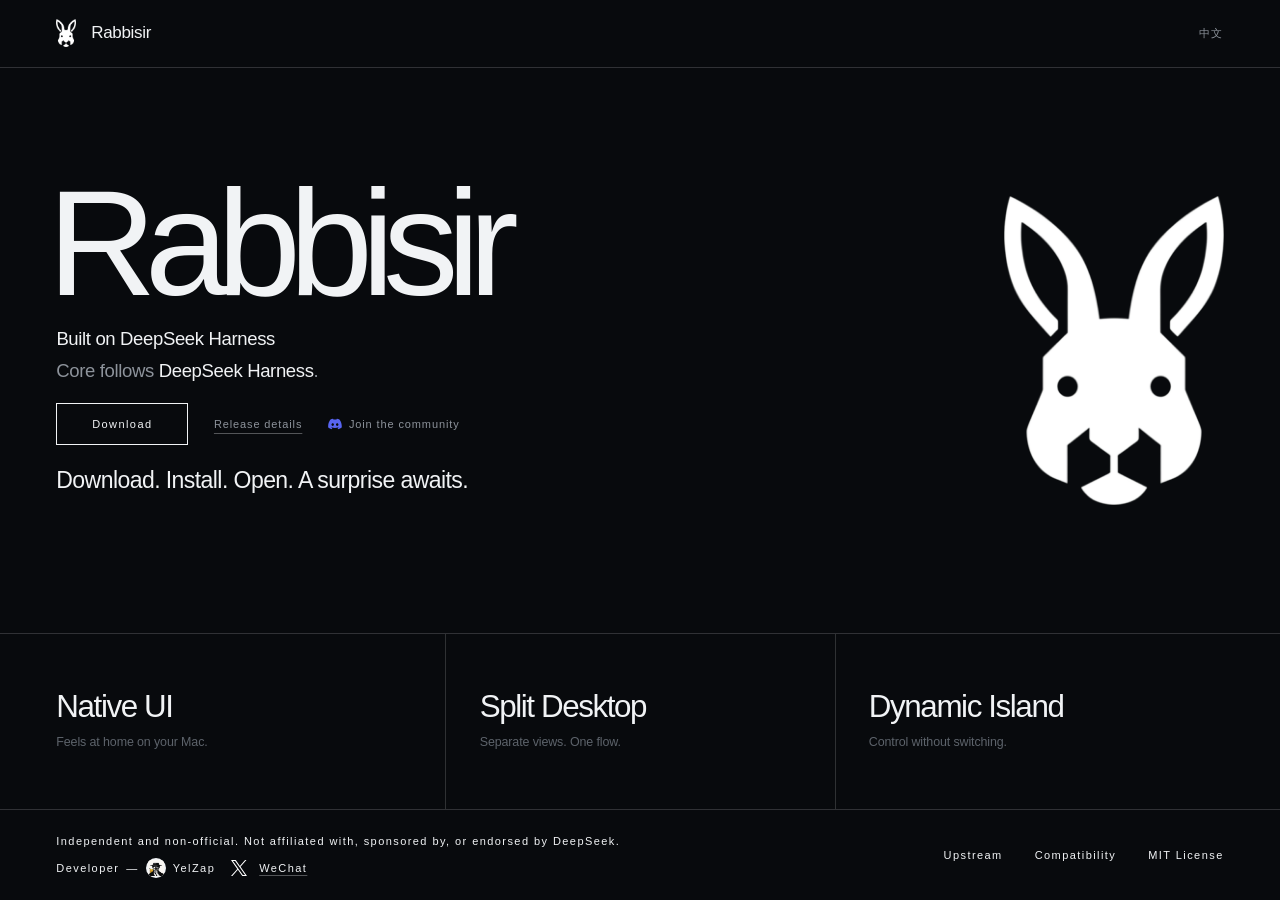
<file: site/index.html>
<!doctype html>
<html lang="en">
  <head>
    <meta charset="utf-8">
    <meta name="viewport" content="width=device-width, initial-scale=1">
    <meta name="color-scheme" content="dark">
    <meta name="theme-color" content="#080a0d">
    <meta name="description" content="Rabbisir is an independent macOS experience built on DeepSeek Harness.">
    <title>Rabbisir — macOS</title>
    <link rel="icon" href="assets/rabbisir/rabbisir-mark-dark.png">
    <link rel="stylesheet" href="styles.css">
    <script src="site.js?v=20260815-wechat2" defer></script>
  </head>
  <body>
    <header class="site-header">
      <div class="content-frame header-frame">
        <a class="brand" href="#top" aria-label="Rabbisir home">
          <img src="assets/rabbisir/rabbisir-mark-dark.png" alt="" width="20" height="28">
          <span>Rabbisir</span>
        </a>
        <button class="language-switch" type="button" aria-label="Switch to Chinese">中文</button>
      </div>
    </header>

    <main id="top">
      <section class="hero" aria-labelledby="hero-title">
        <div class="content-frame hero-frame">
          <div class="hero-copy">
            <h1 id="hero-title">Rabbisir</h1>
            <p class="provenance"><a class="harness-link" href="https://github.com/deepseek-ai/deepseek-harness" data-en="Built on DeepSeek Harness" data-zh="基于 DeepSeek Harness 构建">Built on DeepSeek Harness</a></p>
            <p class="logic-note"><span data-en="Core follows" data-zh="核心持续跟随">Core follows</span> <a class="harness-link" href="https://github.com/deepseek-ai/deepseek-harness">DeepSeek Harness</a><span data-en="." data-zh="。">.</span></p>
            <div class="download-group">
              <div class="download-actions">
                <a class="download-button" href="https://github.com/readysteadyscience/Rabbisir-Releases/releases/latest/download/Rabbisir.dmg" aria-label="Download the latest Rabbisir DMG" data-aria-en="Download the latest Rabbisir DMG" data-aria-zh="下载最新版 Rabbisir DMG"><span data-en="Download" data-zh="下载">Download</span></a>
                <a class="download-details-link" href="download.html" data-en="Release details" data-zh="版本详情">Release details</a>
                <a class="community-link" href="https://discord.gg/gT4TUHGkQm" target="_blank" rel="noopener noreferrer" aria-label="Join the Rabbisir community on Discord (opens in a new tab)" data-aria-en="Join the Rabbisir community on Discord (opens in a new tab)" data-aria-zh="加入 Rabbisir Discord 社区（在新标签页中打开）">
                  <img src="assets/rabbisir/discord-symbol-blurple.svg" alt="" width="14" height="14">
                  <span data-en="Join the community" data-zh="加入社区">Join the community</span>
                </a>
              </div>
              <p class="download-promise" data-en="Download. Install. Open. A surprise awaits." data-zh="下载。安装。打开。惊喜等着你。">Download. Install. Open. A surprise awaits.</p>
            </div>
          </div>

          <div class="hero-mark" aria-hidden="true">
            <img class="mark-rabbisir" src="assets/rabbisir/rabbisir-mark-dark.png" alt="" width="228" height="320">
          </div>
        </div>
      </section>

      <section class="signals" aria-label="Capabilities" data-aria-en="Capabilities" data-aria-zh="产品特性">
        <div class="content-frame signals-frame">
          <div class="signal-list">
            <div class="signal">
              <p class="signal-title" data-en="Native UI" data-zh="原生界面">Native UI</p>
              <p class="signal-copy" data-en="Feels at home on your Mac." data-zh="在 Mac 上自然顺手。">Feels at home on your Mac.</p>
            </div>
            <div class="signal">
              <p class="signal-title" data-en="Split Desktop" data-zh="分体式桌面">Split Desktop</p>
              <p class="signal-copy" data-en="Separate views. One flow." data-zh="分区协同，流程不断。">Separate views. One flow.</p>
            </div>
            <div class="signal">
              <p class="signal-title" data-en="Dynamic Island" data-zh="灵动岛">Dynamic Island</p>
              <p class="signal-copy" data-en="Control without switching." data-zh="无需切换，随手控制。">Control without switching.</p>
            </div>
          </div>
        </div>
      </section>
    </main>

    <footer>
      <div class="content-frame footer-frame">
        <div class="footer-meta">
          <p data-en="Independent and non-official. Not affiliated with, sponsored by, or endorsed by DeepSeek." data-zh="独立、非官方，与 DeepSeek 不存在隶属、赞助或背书关系。">Independent and non-official. Not affiliated with, sponsored by, or endorsed by DeepSeek.</p>
          <p class="author-line"><span data-en="Developer" data-zh="开发者">Developer</span><span aria-hidden="true">—</span><span class="author-avatar"><img src="assets/rabbisir/yelzap-avatar.png" alt="" width="18" height="18"></span><span>YelZap</span><a class="x-profile-link" href="https://x.com/YelZap1987" target="_blank" rel="noopener noreferrer" aria-label="YelZap on X (opens in a new tab)" data-aria-en="YelZap on X (opens in a new tab)" data-aria-zh="在 X 上查看 YelZap（在新标签页中打开）"><img src="assets/rabbisir/x-logo-white-v1.svg" alt="" width="16" height="16"></a><button class="wechat-profile-button" type="button" aria-label="Show YelZap's WeChat QR code" aria-haspopup="dialog" aria-controls="wechat-qr-dialog" data-aria-en="Show YelZap's WeChat QR code" data-aria-zh="显示 YelZap 的微信二维码"><span class="wechat-profile-label" data-en="WeChat" data-zh="微信">WeChat</span></button></p>
        </div>
        <nav aria-label="Project references" data-aria-en="Project references" data-aria-zh="项目参考">
          <a class="upstream-link" href="https://github.com/deepseek-ai/deepseek-harness" aria-label="Official DeepSeek Harness upstream repository" data-aria-en="Official DeepSeek Harness upstream repository" data-aria-zh="DeepSeek Harness 官方上游仓库">
            <span data-en="Upstream" data-zh="上游">Upstream</span>
          </a>
          <a href="UPSTREAM.md" data-en="Compatibility" data-zh="兼容性">Compatibility</a>
          <a href="LICENSE" data-en="MIT License" data-zh="MIT 许可">MIT License</a>
        </nav>
      </div>
    </footer>

    <dialog class="wechat-dialog" id="wechat-qr-dialog" aria-label="Add YelZap on WeChat" data-aria-en="Add YelZap on WeChat" data-aria-zh="在微信添加 YelZap">
      <div class="wechat-dialog-panel">
        <button class="wechat-dialog-close" type="button" aria-label="Close WeChat QR code" data-aria-en="Close WeChat QR code" data-aria-zh="关闭微信二维码">×</button>
        <img src="assets/rabbisir/yelzap-wechat-qr-v1.png" alt="YelZap WeChat QR code" width="922" height="1361">
      </div>
    </dialog>
  </body>
</html>
</file>
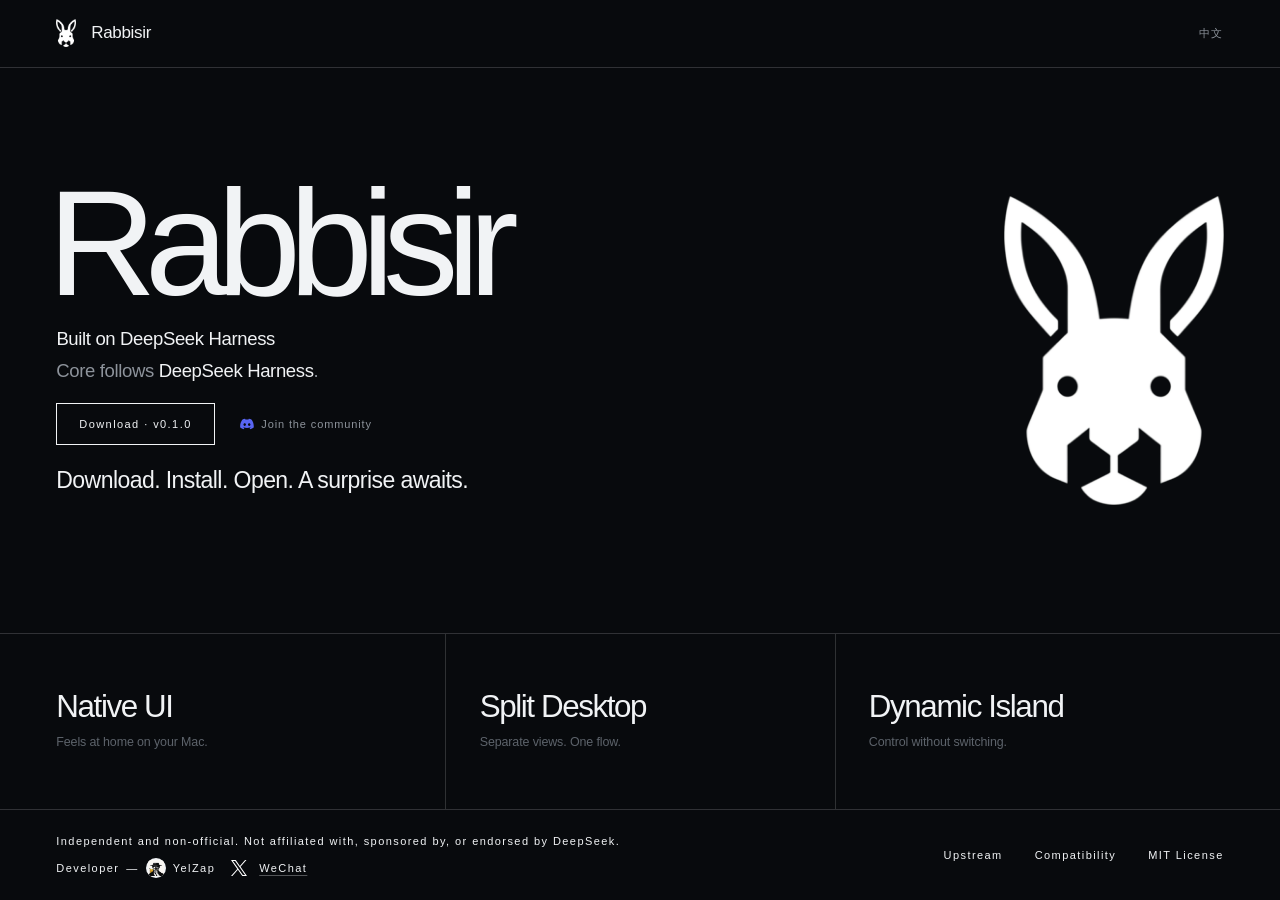
<file: site/rabbisir-site/index.html>
<!doctype html>
<html lang="en">
  <head>
    <meta charset="utf-8">
    <meta name="viewport" content="width=device-width, initial-scale=1">
    <meta name="color-scheme" content="dark">
    <meta name="theme-color" content="#080a0d">
    <meta name="description" content="Rabbisir is an independent macOS experience built on DeepSeek Harness.">
    <title>Rabbisir — macOS</title>
    <link rel="icon" href="../assets/rabbisir/rabbisir-mark-dark.png">
    <link rel="stylesheet" href="styles.css">
    <script src="site.js?v=20260815-wechat2" defer></script>
  </head>
  <body>
    <header class="site-header">
      <div class="content-frame header-frame">
        <a class="brand" href="#top" aria-label="Rabbisir home">
          <img src="../assets/rabbisir/rabbisir-mark-dark.png" alt="" width="20" height="28">
          <span>Rabbisir</span>
        </a>
        <button class="language-switch" type="button" aria-label="Switch to Chinese">中文</button>
      </div>
    </header>

    <main id="top">
      <section class="hero" aria-labelledby="hero-title">
        <div class="content-frame hero-frame">
          <div class="hero-copy">
            <h1 id="hero-title">Rabbisir</h1>
            <p class="provenance"><a class="harness-link" href="https://github.com/deepseek-ai/deepseek-harness" data-en="Built on DeepSeek Harness" data-zh="基于 DeepSeek Harness 构建">Built on DeepSeek Harness</a></p>
            <p class="logic-note"><span data-en="Core follows" data-zh="核心持续跟随">Core follows</span> <a class="harness-link" href="https://github.com/deepseek-ai/deepseek-harness">DeepSeek Harness</a><span data-en="." data-zh="。">.</span></p>
            <div class="download-group">
              <div class="download-actions">
                <a class="download-button" href="../DOWNLOADS.md" aria-label="Download · v0.1.0" data-aria-en="Download · v0.1.0" data-aria-zh="下载 · v0.1.0"><span data-en="Download · v0.1.0" data-zh="下载 · v0.1.0">Download · v0.1.0</span></a>
                <a class="community-link" href="https://discord.gg/gT4TUHGkQm" target="_blank" rel="noopener noreferrer" aria-label="Join the Rabbisir community on Discord (opens in a new tab)" data-aria-en="Join the Rabbisir community on Discord (opens in a new tab)" data-aria-zh="加入 Rabbisir Discord 社区（在新标签页中打开）">
                  <img src="../assets/rabbisir/discord-symbol-blurple.svg" alt="" width="14" height="14">
                  <span data-en="Join the community" data-zh="加入社区">Join the community</span>
                </a>
              </div>
              <p class="download-promise" data-en="Download. Install. Open. A surprise awaits." data-zh="下载。安装。打开。惊喜等着你。">Download. Install. Open. A surprise awaits.</p>
            </div>
          </div>

          <div class="hero-mark" aria-hidden="true">
            <img class="mark-rabbisir" src="../assets/rabbisir/rabbisir-mark-dark.png" alt="" width="228" height="320">
          </div>
        </div>
      </section>

      <section class="signals" aria-label="Capabilities" data-aria-en="Capabilities" data-aria-zh="产品特性">
        <div class="content-frame signals-frame">
          <div class="signal-list">
            <div class="signal">
              <p class="signal-title" data-en="Native UI" data-zh="原生界面">Native UI</p>
              <p class="signal-copy" data-en="Feels at home on your Mac." data-zh="在 Mac 上自然顺手。">Feels at home on your Mac.</p>
            </div>
            <div class="signal">
              <p class="signal-title" data-en="Split Desktop" data-zh="分体式桌面">Split Desktop</p>
              <p class="signal-copy" data-en="Separate views. One flow." data-zh="分区协同，流程不断。">Separate views. One flow.</p>
            </div>
            <div class="signal">
              <p class="signal-title" data-en="Dynamic Island" data-zh="灵动岛">Dynamic Island</p>
              <p class="signal-copy" data-en="Control without switching." data-zh="无需切换，随手控制。">Control without switching.</p>
            </div>
          </div>
        </div>
      </section>
    </main>

    <footer>
      <div class="content-frame footer-frame">
        <div class="footer-meta">
          <p data-en="Independent and non-official. Not affiliated with, sponsored by, or endorsed by DeepSeek." data-zh="独立、非官方，与 DeepSeek 不存在隶属、赞助或背书关系。">Independent and non-official. Not affiliated with, sponsored by, or endorsed by DeepSeek.</p>
          <p class="author-line"><span data-en="Developer" data-zh="开发者">Developer</span><span aria-hidden="true">—</span><span class="author-avatar"><img src="../assets/rabbisir/yelzap-avatar.png" alt="" width="18" height="18"></span><span>YelZap</span><a class="x-profile-link" href="https://x.com/YelZap1987" target="_blank" rel="noopener noreferrer" aria-label="YelZap on X (opens in a new tab)" data-aria-en="YelZap on X (opens in a new tab)" data-aria-zh="在 X 上查看 YelZap（在新标签页中打开）"><img src="../assets/rabbisir/x-logo-white-v1.svg" alt="" width="16" height="16"></a><button class="wechat-profile-button" type="button" aria-label="Show YelZap's WeChat QR code" aria-haspopup="dialog" aria-controls="wechat-qr-dialog" data-aria-en="Show YelZap's WeChat QR code" data-aria-zh="显示 YelZap 的微信二维码"><span class="wechat-profile-label" data-en="WeChat" data-zh="微信">WeChat</span></button></p>
        </div>
        <nav aria-label="Project references" data-aria-en="Project references" data-aria-zh="项目参考">
          <a class="upstream-link" href="https://github.com/deepseek-ai/deepseek-harness" aria-label="Official DeepSeek Harness upstream repository" data-aria-en="Official DeepSeek Harness upstream repository" data-aria-zh="DeepSeek Harness 官方上游仓库">
            <span data-en="Upstream" data-zh="上游">Upstream</span>
          </a>
          <a href="../UPSTREAM.md" data-en="Compatibility" data-zh="兼容性">Compatibility</a>
          <a href="../LICENSE" data-en="MIT License" data-zh="MIT 许可">MIT License</a>
        </nav>
      </div>
    </footer>

    <dialog class="wechat-dialog" id="wechat-qr-dialog" aria-label="Add YelZap on WeChat" data-aria-en="Add YelZap on WeChat" data-aria-zh="在微信添加 YelZap">
      <div class="wechat-dialog-panel">
        <button class="wechat-dialog-close" type="button" aria-label="Close WeChat QR code" data-aria-en="Close WeChat QR code" data-aria-zh="关闭微信二维码">×</button>
        <img src="../assets/rabbisir/yelzap-wechat-qr-v1.png" alt="YelZap WeChat QR code" width="922" height="1361">
      </div>
    </dialog>
  </body>
</html>
</file>
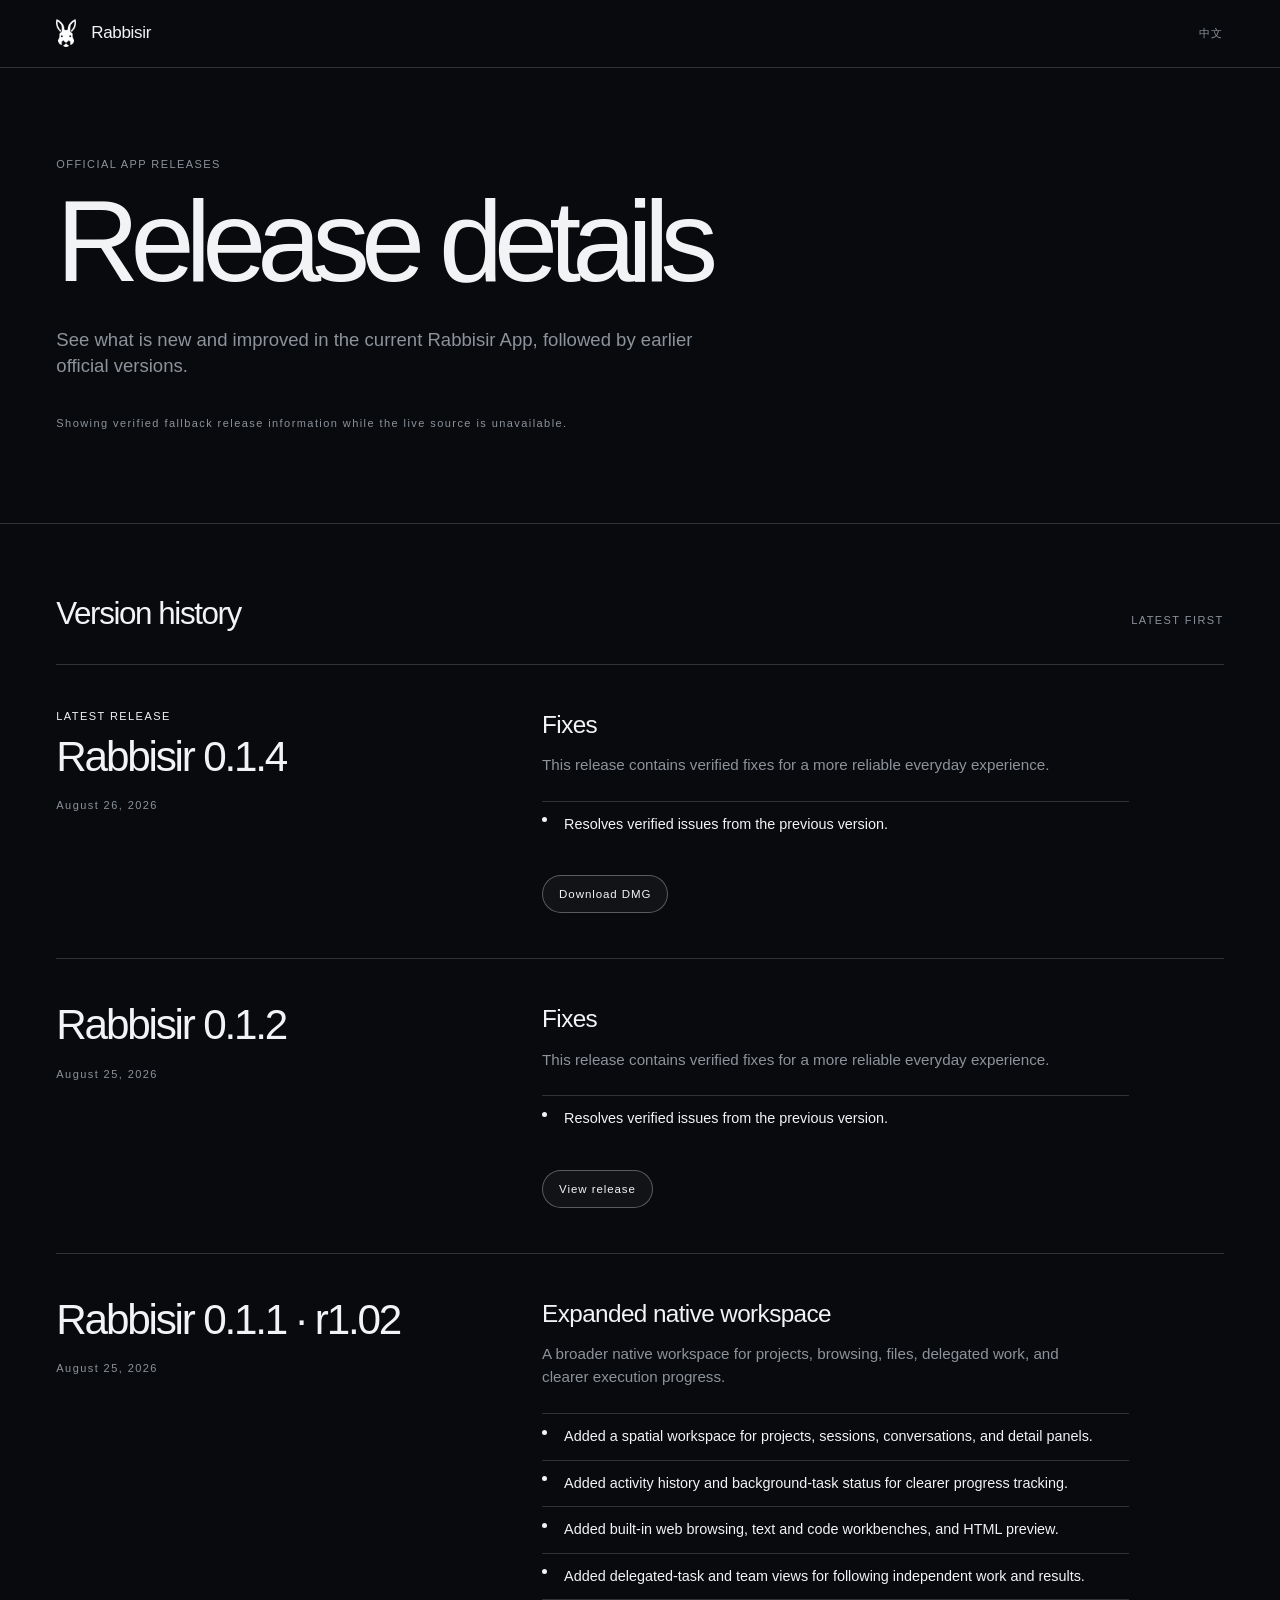
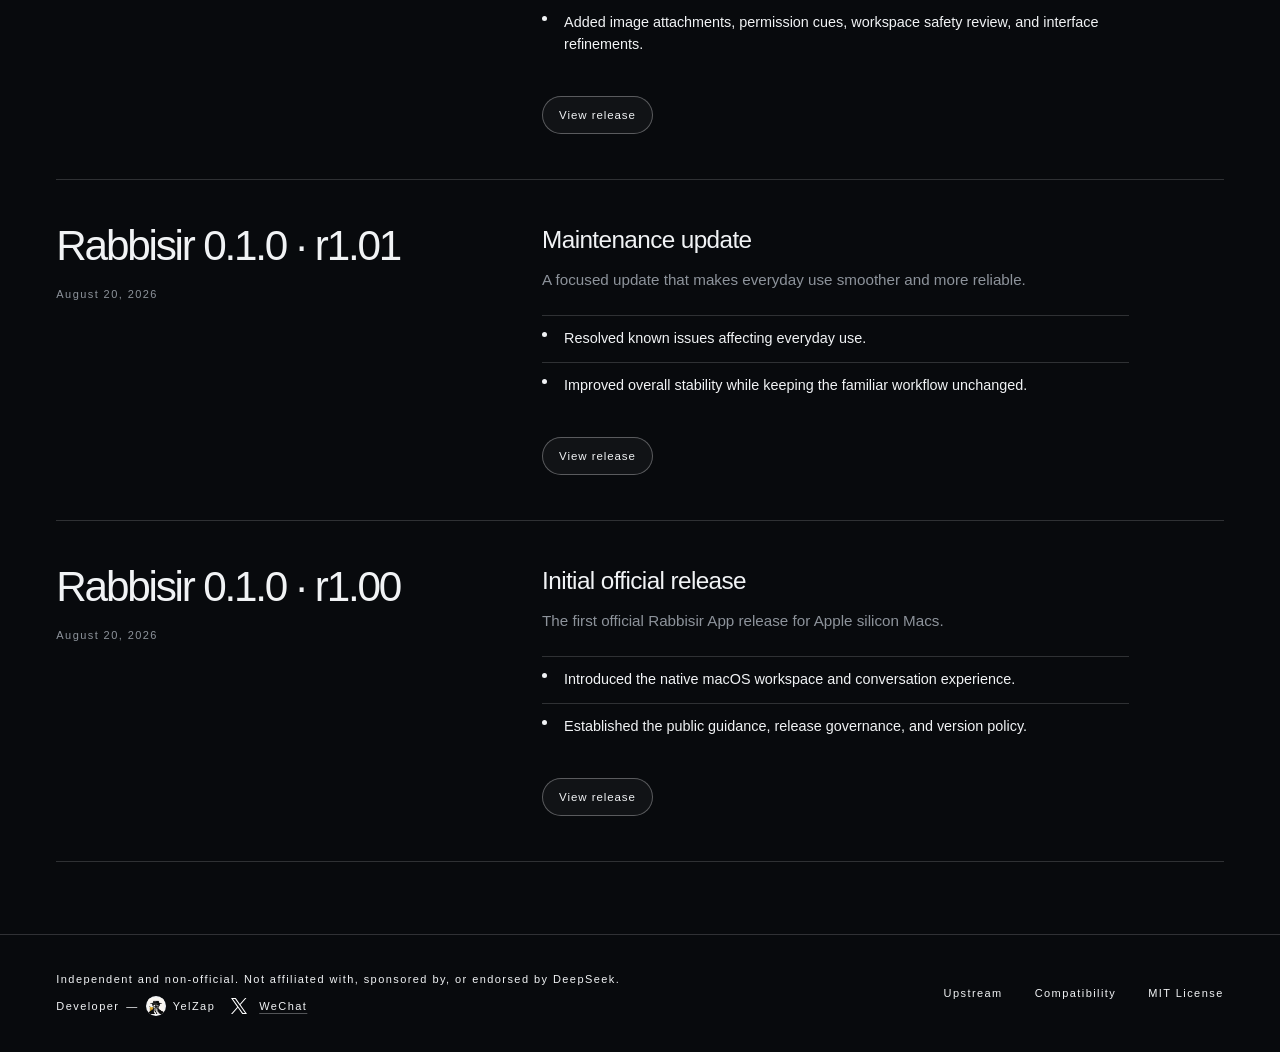
<file: site/download.html>
<!doctype html>
<html lang="en">
  <head>
    <meta charset="utf-8">
    <meta name="viewport" content="width=device-width, initial-scale=1">
    <meta name="color-scheme" content="dark">
    <meta name="theme-color" content="#080a0d">
    <meta name="description" content="Current and previous official Rabbisir App releases.">
    <title>Rabbisir Release Details</title>
    <link rel="canonical" href="https://readysteadyscience.github.io/Rabbisir/download.html">
    <link rel="icon" href="assets/rabbisir/rabbisir-mark-dark.png">
    <link rel="stylesheet" href="styles.css">
    <script src="site.js?v=20260815-wechat2" defer></script>
    <script type="module" src="release-details.mjs"></script>
  </head>
  <body class="release-page">
    <header class="site-header">
      <div class="content-frame header-frame">
        <a class="brand" href="index.html" aria-label="Rabbisir home">
          <img src="assets/rabbisir/rabbisir-mark-dark.png" alt="" width="20" height="28">
          <span>Rabbisir</span>
        </a>
        <button class="language-switch" type="button" aria-label="Switch to Chinese">中文</button>
      </div>
    </header>

    <main class="release-main">
      <section class="release-intro" aria-labelledby="release-title">
        <div class="content-frame release-intro-frame">
          <p class="release-kicker" data-en="Official App releases" data-zh="正式 App 版本">Official App releases</p>
          <h1 class="release-title" id="release-title" data-en="Release details" data-zh="版本迭代">Release details</h1>
          <p class="release-summary" data-en="See what is new and improved in the current Rabbisir App, followed by earlier official versions." data-zh="了解当前 Rabbisir App 的新增功能与关键改进，并回顾此前的正式版本。">See what is new and improved in the current Rabbisir App, followed by earlier official versions.</p>
          <p class="release-feed-status" id="release-feed-status" role="status" aria-live="polite" data-en="Loading official release information…" data-zh="正在载入正式版本信息…">Loading official release information…</p>
        </div>
      </section>

      <section class="release-history" aria-labelledby="release-history-title">
        <div class="content-frame release-history-frame">
          <div class="release-history-heading">
            <h2 id="release-history-title" data-en="Version history" data-zh="版本记录">Version history</h2>
            <p data-en="Latest first" data-zh="最新版本置顶">Latest first</p>
          </div>
          <div class="release-list" id="release-list" aria-busy="true">
            <article class="release-empty">
              <p data-en="Release information will appear here when loading completes." data-zh="载入完成后，正式版本信息会显示在这里。">Release information will appear here when loading completes.</p>
            </article>
          </div>
        </div>
      </section>
    </main>

    <footer>
      <div class="content-frame footer-frame">
        <div class="footer-meta">
          <p data-en="Independent and non-official. Not affiliated with, sponsored by, or endorsed by DeepSeek." data-zh="独立、非官方，与 DeepSeek 不存在隶属、赞助或背书关系。">Independent and non-official. Not affiliated with, sponsored by, or endorsed by DeepSeek.</p>
          <p class="author-line"><span data-en="Developer" data-zh="开发者">Developer</span><span aria-hidden="true">—</span><span class="author-avatar"><img src="assets/rabbisir/yelzap-avatar.png" alt="" width="18" height="18"></span><span>YelZap</span><a class="x-profile-link" href="https://x.com/YelZap1987" target="_blank" rel="noopener noreferrer" aria-label="YelZap on X (opens in a new tab)" data-aria-en="YelZap on X (opens in a new tab)" data-aria-zh="在 X 上查看 YelZap（在新标签页中打开）"><img src="assets/rabbisir/x-logo-white-v1.svg" alt="" width="16" height="16"></a><button class="wechat-profile-button" type="button" aria-label="Show YelZap's WeChat QR code" aria-haspopup="dialog" aria-controls="wechat-qr-dialog" data-aria-en="Show YelZap's WeChat QR code" data-aria-zh="显示 YelZap 的微信二维码"><span class="wechat-profile-label" data-en="WeChat" data-zh="微信">WeChat</span></button></p>
        </div>
        <nav aria-label="Project references" data-aria-en="Project references" data-aria-zh="项目参考">
          <a class="upstream-link" href="https://github.com/deepseek-ai/deepseek-harness" aria-label="Official DeepSeek Harness upstream repository" data-aria-en="Official DeepSeek Harness upstream repository" data-aria-zh="DeepSeek Harness 官方上游仓库"><span data-en="Upstream" data-zh="上游">Upstream</span></a>
          <a href="UPSTREAM.md" data-en="Compatibility" data-zh="兼容性">Compatibility</a>
          <a href="LICENSE" data-en="MIT License" data-zh="MIT 许可">MIT License</a>
        </nav>
      </div>
    </footer>

    <dialog class="wechat-dialog" id="wechat-qr-dialog" aria-label="Add YelZap on WeChat" data-aria-en="Add YelZap on WeChat" data-aria-zh="在微信添加 YelZap">
      <div class="wechat-dialog-panel">
        <button class="wechat-dialog-close" type="button" aria-label="Close WeChat QR code" data-aria-en="Close WeChat QR code" data-aria-zh="关闭微信二维码">×</button>
        <img src="assets/rabbisir/yelzap-wechat-qr-v1.png" alt="YelZap WeChat QR code" width="922" height="1361">
      </div>
    </dialog>
  </body>
</html>
</file>
<file: site/styles.css>
:root {
  color-scheme: dark;
  font-family: "SF Pro Display", "SF Pro Text", -apple-system, BlinkMacSystemFont, "Helvetica Neue", sans-serif;
  font-synthesis: none;
  --background: #080a0d;
  --text: #f1f3f5;
  --muted: #8d939b;
  --quiet: #5d636b;
  --line: rgba(241, 243, 245, 0.17);
  --line-strong: rgba(241, 243, 245, 0.32);
  --gutter: clamp(24px, 4.4vw, 72px);
}

* {
  box-sizing: border-box;
}

html {
  min-width: 320px;
  background: var(--background);
  scroll-behavior: smooth;
}

body {
  min-width: 320px;
  height: 100svh;
  margin: 0;
  display: grid;
  grid-template-rows: clamp(60px, 7.5svh, 72px) minmax(0, 1fr) clamp(80px, 10svh, 96px);
  overflow: hidden;
  color: var(--text);
  background: var(--background);
}

a {
  color: inherit;
  text-decoration: none;
}

.content-frame {
  width: 100%;
  height: 100%;
  padding-inline: var(--gutter);
}

.site-header,
.header-frame {
  display: flex;
  align-items: center;
  justify-content: space-between;
}

.site-header {
  height: 100%;
  border-bottom: 1px solid var(--line);
}

.brand {
  display: inline-flex;
  align-items: center;
  gap: 15px;
  font-size: 17px;
  font-weight: 510;
  letter-spacing: -0.02em;
}

.brand img {
  display: block;
  width: 20px;
  height: auto;
}

.language-switch {
  padding: 8px 0;
  color: var(--muted);
  font: inherit;
  font-size: 11px;
  letter-spacing: 0.13em;
  cursor: pointer;
  background: none;
  border: 0;
}

.language-switch:hover,
.language-switch:focus-visible {
  color: var(--text);
}

.download-button,
footer {
  font-size: 11px;
  letter-spacing: 0.13em;
}

main {
  display: grid;
  grid-template-rows: minmax(0, 1fr) clamp(136px, 20.5svh, 176px);
  min-height: 0;
  overflow: hidden;
}

.hero {
  min-height: 0;
  border-bottom: 1px solid var(--line);
}

.hero-frame {
  display: grid;
  grid-template-columns: minmax(0, 1fr) minmax(150px, 19vw);
  align-items: center;
  gap: clamp(36px, 6vw, 96px);
  padding-block: clamp(20px, 4svh, 42px);
}

.hero-copy {
  min-width: 0;
}

h1 {
  margin: 0 0 0 -0.059em;
  font-size: clamp(5rem, 11.8vw, 11.5rem);
  font-weight: 430;
  line-height: 0.78;
  letter-spacing: -0.078em;
  animation: rise 900ms cubic-bezier(0.16, 1, 0.3, 1) both;
}

.provenance,
.logic-note {
  color: var(--muted);
  font-size: clamp(1rem, 1.45vw, 1.35rem);
  font-weight: 400;
  line-height: 1.25;
  letter-spacing: -0.02em;
}

.provenance {
  margin: clamp(18px, 2.8svh, 30px) 0 0;
  margin-left: -0.05em;
  animation: rise 900ms 100ms cubic-bezier(0.16, 1, 0.3, 1) both;
}

.harness-link {
  color: var(--text);
  font-weight: inherit;
  text-decoration: none;
}

.logic-note {
  margin: 8px 0 0;
}

.download-group {
  --download-space: clamp(18px, 2.4svh, 22px);

  display: grid;
  justify-items: start;
  gap: var(--download-space);
  width: fit-content;
  margin-top: var(--download-space);
  padding-bottom: var(--download-space);
  animation: rise 900ms 180ms cubic-bezier(0.16, 1, 0.3, 1) both;
}

.download-button {
  min-width: 132px;
  min-height: 42px;
  padding: 0 22px;
  display: inline-flex;
  align-items: center;
  justify-content: center;
  color: var(--text);
  border: 1px solid var(--text);
  transition: color 180ms ease, background-color 180ms ease;
}

.download-actions {
  display: flex;
  align-items: center;
  gap: clamp(18px, 2vw, 30px);
}

.download-promise {
  margin: 0;
  color: var(--text);
  font-size: clamp(1.15rem, 1.8vw, 1.65rem);
  font-weight: 430;
  line-height: 1.2;
  letter-spacing: -0.025em;
}

.download-button:hover,
.download-button:focus-visible {
  color: var(--background);
  background: var(--text);
}

.hero-mark {
  justify-self: end;
  width: min(100%, 220px);
}

.mark-rabbisir {
  display: block;
  width: 100%;
  height: auto;
  opacity: 1;
}

.signals {
  min-height: 0;
  border-bottom: 1px solid var(--line);
}

.signals-frame {
  display: block;
}

.signal-list {
  display: grid;
  grid-template-columns: repeat(3, minmax(0, 1fr));
  height: 100%;
  min-height: 0;
}

.signal {
  display: flex;
  min-width: 0;
  flex-direction: column;
  justify-content: center;
  gap: 12px;
  padding: 0 clamp(20px, 2.6vw, 44px);
  border-left: 1px solid var(--line);
}

.signal:first-child {
  padding-left: 0;
  border-left: 0;
}

.signal p {
  margin: 0;
}

.signal-title {
  color: var(--text);
  font-size: clamp(1.5rem, 2.45vw, 2.9rem);
  font-weight: 390;
  line-height: 0.98;
  letter-spacing: -0.045em;
  transition: color 220ms ease;
}

.signal-copy {
  max-width: 24ch;
  color: var(--quiet);
  font-size: clamp(0.78rem, 0.95vw, 0.95rem);
  line-height: 1.35;
  letter-spacing: -0.01em;
}

.signal:hover .signal-title {
  color: var(--text);
}

body.release-page {
  height: auto;
  min-height: 100svh;
  grid-template-rows: clamp(60px, 7.5svh, 72px) minmax(0, 1fr) auto;
  overflow-x: hidden;
  overflow-y: auto;
}

.release-page .release-main {
  display: block;
  overflow: visible;
}

.release-intro,
.release-history {
  border-bottom: 1px solid var(--line);
}

.release-intro-frame {
  height: auto;
  padding-block: clamp(64px, 10svh, 120px);
}

.release-kicker,
.release-latest-label,
.release-date,
.release-history-heading p,
.release-feed-status {
  color: var(--muted);
  font-size: 11px;
  letter-spacing: 0.13em;
}

.release-kicker,
.release-latest-label,
.release-history-heading p {
  text-transform: uppercase;
}

.release-kicker {
  margin: 0 0 22px;
}

.release-title {
  max-width: 980px;
  margin: 0;
  font-size: clamp(4rem, 9vw, 9rem);
  line-height: 0.86;
}

.release-summary {
  max-width: 680px;
  margin: clamp(28px, 4svh, 44px) 0 0;
  color: var(--muted);
  font-size: clamp(1rem, 1.45vw, 1.3rem);
  line-height: 1.45;
}

.release-feed-status {
  min-height: 1.7em;
  margin: 34px 0 0;
  line-height: 1.7;
}

.release-history-frame {
  height: auto;
  padding-block: clamp(52px, 8svh, 96px);
}

.release-history-heading {
  display: flex;
  align-items: baseline;
  justify-content: space-between;
  gap: 32px;
  margin-bottom: 32px;
}

.release-history-heading h2,
.release-history-heading p {
  margin: 0;
}

.release-history-heading h2 {
  font-size: clamp(1.5rem, 2.45vw, 2.9rem);
  font-weight: 390;
  letter-spacing: -0.045em;
}

.release-list {
  border-top: 1px solid var(--line);
}

.release-entry,
.release-empty {
  padding-block: clamp(32px, 5svh, 56px);
  border-bottom: 1px solid var(--line);
}

.release-entry {
  display: grid;
  grid-template-columns: minmax(240px, 0.72fr) minmax(0, 1.28fr);
  gap: clamp(40px, 8vw, 128px);
  animation: rise 900ms cubic-bezier(0.16, 1, 0.3, 1) both;
}

.release-entry:nth-child(2) {
  animation-delay: 90ms;
}

.release-entry:nth-child(3) {
  animation-delay: 180ms;
}

.release-entry-header {
  min-width: 0;
}

.release-latest-label {
  margin: 0 0 14px;
  color: var(--text);
}

.release-version {
  margin: 0;
  font-size: clamp(1.75rem, 3.3vw, 3.7rem);
  font-weight: 390;
  line-height: 0.98;
  letter-spacing: -0.052em;
}

.release-build {
  margin: 14px 0 0;
  color: var(--muted);
  font-size: 0.72rem;
  letter-spacing: 0.11em;
  text-transform: uppercase;
}

.release-date {
  display: block;
  margin-top: 20px;
  line-height: 1.5;
}

.release-entry-body {
  min-width: 0;
}

.release-types {
  display: flex;
  flex-wrap: wrap;
  gap: 8px;
  margin: 0 0 18px;
  padding: 0;
  list-style: none;
}

.release-type {
  padding: 7px 10px;
  color: var(--text);
  font-size: 0.68rem;
  line-height: 1;
  letter-spacing: 0.08em;
  border: 1px solid var(--line-strong);
  border-radius: 999px;
}

.release-entry-title,
.release-entry-summary,
.release-highlights,
.release-empty p {
  margin: 0;
}

.release-entry-title {
  font-size: clamp(1.2rem, 1.9vw, 1.8rem);
  font-weight: 430;
  line-height: 1.2;
  letter-spacing: -0.025em;
}

.release-entry-summary {
  max-width: 62ch;
  margin-top: 14px;
  color: var(--muted);
  font-size: clamp(0.95rem, 1.15vw, 1.08rem);
  line-height: 1.55;
}

.release-highlights {
  max-width: 66ch;
  margin-top: 24px;
  padding: 0;
  list-style: none;
}

.release-highlights li {
  position: relative;
  padding: 12px 0 12px 22px;
  color: var(--text);
  font-size: clamp(0.9rem, 1.05vw, 1rem);
  line-height: 1.5;
  border-top: 1px solid var(--line);
}

.release-highlights li::before {
  position: absolute;
  top: 1.08em;
  left: 0;
  width: 5px;
  height: 5px;
  content: "";
  background: var(--text);
  border-radius: 50%;
}

.release-entry-actions {
  margin-top: 28px;
}

.release-download-link {
  min-height: 38px;
  padding: 0 16px;
  display: inline-flex;
  align-items: center;
  justify-content: center;
  color: var(--text);
  font-size: 0.72rem;
  letter-spacing: 0.08em;
  text-decoration: none;
  background: rgba(241, 243, 245, 0.04);
  border: 1px solid var(--line-strong);
  border-radius: 999px;
  transition: color 180ms ease, background 180ms ease, border-color 180ms ease;
}

.release-download-link:hover,
.release-download-link:focus-visible {
  color: var(--background);
  background: var(--text);
  border-color: var(--text);
}

.release-empty {
  min-height: 180px;
  display: grid;
  align-content: center;
  gap: 12px;
  color: var(--muted);
  line-height: 1.5;
}

.release-empty-title {
  color: var(--text);
  font-size: 1.2rem;
}

.release-page footer {
  min-height: clamp(104px, 13svh, 132px);
}

.footer-frame {
  display: flex;
  align-items: center;
  justify-content: space-between;
  gap: 48px;
}

footer {
  height: 100%;
  color: var(--text);
  line-height: 1.7;
}

footer p {
  margin: 0;
}

.footer-meta {
  display: grid;
  gap: 8px;
}

.author-line {
  display: flex;
  align-items: center;
  gap: 7px;
}

.author-avatar {
  width: 20px;
  height: 20px;
  padding: 2px;
  overflow: hidden;
  display: inline-flex;
  flex: 0 0 auto;
  align-items: center;
  justify-content: center;
  background: var(--text);
  border-radius: 50%;
}

.author-avatar img {
  display: block;
  width: 100%;
  height: 100%;
  object-fit: contain;
}

.x-profile-link {
  width: 18px;
  height: 18px;
  margin-left: 8px;
  display: inline-flex;
  flex: 0 0 auto;
  align-items: center;
  justify-content: center;
}

.x-profile-link img {
  display: block;
  width: auto;
  height: 16px;
}

.wechat-profile-button {
  width: auto;
  height: 18px;
  margin: 0 0 0 4px;
  padding: 0;
  display: inline-flex;
  flex: 0 0 auto;
  align-items: center;
  justify-content: center;
  color: var(--text);
  font: inherit;
  letter-spacing: inherit;
  cursor: pointer;
  background: none;
  border: 0;
}

.wechat-profile-label {
  line-height: 1;
  text-decoration: underline;
  text-decoration-color: var(--line-strong);
  text-underline-offset: 3px;
}

.wechat-dialog {
  max-width: none;
  max-height: none;
  padding: 0;
  overflow: visible;
  color: #111;
  background: transparent;
  border: 0;
}

.wechat-dialog::backdrop {
  background: rgba(0, 0, 0, 0.78);
}

.wechat-dialog-panel {
  position: relative;
  overflow: hidden;
  background: #fff;
  border-radius: 18px;
  box-shadow: 0 28px 80px rgba(0, 0, 0, 0.48);
}

.wechat-dialog-panel > img {
  display: block;
  width: auto;
  height: min(78svh, 720px);
  max-width: min(88vw, 488px);
  object-fit: contain;
}

.wechat-dialog-close {
  position: absolute;
  z-index: 1;
  top: 14px;
  right: 14px;
  width: 32px;
  height: 32px;
  padding: 0;
  color: #111;
  font: 400 24px/1 -apple-system, BlinkMacSystemFont, sans-serif;
  cursor: pointer;
  background: rgba(255, 255, 255, 0.88);
  border: 1px solid rgba(17, 17, 17, 0.15);
  border-radius: 50%;
}

footer nav {
  display: flex;
  flex-wrap: wrap;
  align-items: center;
  justify-content: flex-end;
  gap: clamp(18px, 2.5vw, 40px);
}

.community-link {
  display: inline-flex;
  align-items: center;
  gap: 7px;
  color: var(--muted);
  font-size: 11px;
  letter-spacing: 0.08em;
}

.download-details-link {
  color: var(--muted);
  font-size: 11px;
  letter-spacing: 0.08em;
  text-decoration: underline;
  text-decoration-color: var(--line-strong);
  text-underline-offset: 5px;
}

.download-details-link:hover,
.download-details-link:focus-visible {
  color: var(--text);
}

.community-link img {
  display: block;
  width: 14px;
  height: 14px;
  flex: 0 0 auto;
}

footer a {
  color: var(--text);
  transition: color 180ms ease;
}

.upstream-link {
  display: inline-flex;
  align-items: center;
  gap: 7px;
}

footer a:hover,
footer a:focus-visible {
  color: var(--text);
}

a:focus-visible,
.language-switch:focus-visible,
.wechat-profile-button:focus-visible,
.wechat-dialog-close:focus-visible {
  outline: 1px solid var(--text);
  outline-offset: 7px;
}

.wechat-dialog-close:focus-visible {
  outline-color: #111;
  outline-offset: 3px;
}

@keyframes rise {
  from {
    opacity: 0;
    transform: translateY(22px);
  }

  to {
    opacity: 1;
    transform: translateY(0);
  }
}

@media (min-width: 821px) and (max-width: 1400px) {
  .provenance {
    margin-left: calc(-0.05em + 1px);
  }
}

@media (max-width: 820px) {
  body {
    display: block;
    height: auto;
    min-height: 100svh;
    overflow-x: hidden;
    overflow-y: auto;
  }

  .site-header {
    height: auto;
    min-height: 72px;
  }

  main {
    display: block;
    overflow: visible;
  }

  .hero {
    min-height: calc(100svh - 72px);
  }

  .hero-frame {
    grid-template-columns: 1fr;
    grid-template-rows: auto 1fr;
    align-items: end;
    gap: 72px;
    padding-block: 48px 60px;
  }

  .hero-mark {
    grid-row: 1;
    justify-self: start;
    width: clamp(72px, 18vw, 120px);
  }

  .hero-copy {
    grid-row: 2;
  }

  h1 {
    font-size: clamp(5.2rem, 21.5vw, 10rem);
  }

  .signal-list {
    grid-template-columns: 1fr;
    height: auto;
    padding-top: 70px;
  }

  .signal,
  .signal:first-child {
    min-height: 150px;
    padding: 30px 0;
    border-top: 1px solid var(--line);
    border-left: 0;
  }

  .signal:first-child {
    border-top: 0;
  }

  .footer-frame {
    align-items: flex-start;
    flex-direction: column;
    justify-content: center;
    gap: 24px;
    padding-block: 40px;
  }

  footer,
  .footer-frame {
    height: auto;
  }

  footer nav {
    justify-content: flex-start;
  }

  .release-intro-frame {
    padding-block: 64px 72px;
  }

  .release-title {
    font-size: clamp(4rem, 15vw, 7rem);
  }

  .release-entry {
    grid-template-columns: 1fr;
    gap: 30px;
  }
}

@media (max-width: 520px) {
  :root {
    --gutter: 20px;
  }

  .site-header {
    min-height: 72px;
  }

  .brand {
    gap: 12px;
    font-size: 15px;
  }

  .download-button,
  footer {
    font-size: 10px;
  }

  .hero {
    min-height: calc(100svh - 72px);
  }

  .hero-frame {
    gap: 56px;
    padding-block: 44px 54px;
  }

  h1 {
    font-size: clamp(4.4rem, 22.2vw, 7rem);
    letter-spacing: -0.075em;
  }

  .provenance {
    max-width: 280px;
    margin-top: 30px;
    font-size: 15px;
    line-height: 1.45;
  }

  .download-group {
    --download-space: 20px;

    width: 100%;
  }

  .download-button {
    min-width: 124px;
    min-height: 40px;
  }

  .release-title {
    font-size: clamp(3.4rem, 18vw, 5.4rem);
    letter-spacing: -0.07em;
  }

  .release-history-heading {
    align-items: flex-start;
    flex-direction: column;
    gap: 12px;
  }

  .release-entry {
    padding-block: 34px;
  }

  .release-version {
    font-size: clamp(2rem, 11vw, 3.2rem);
  }

  .download-actions {
    flex-direction: column;
    align-items: flex-start;
    gap: 16px;
  }

  .download-promise {
    max-width: 320px;
    font-size: 19px;
  }

  .signals {
    min-height: auto;
  }

  .signal,
  .signal:first-child {
    min-height: 134px;
  }

  .signal-title {
    font-size: clamp(2.1rem, 11vw, 3.6rem);
  }

  .signal-copy {
    font-size: 14px;
  }

  .footer-frame {
    min-height: 184px;
  }

  .wechat-dialog-panel > img {
    width: min(88vw, 380px);
    height: auto;
    max-height: 82svh;
  }
}

@media (prefers-reduced-motion: reduce) {
  html {
    scroll-behavior: auto;
  }

  *,
  *::before,
  *::after {
    animation-duration: 0.01ms !important;
    animation-iteration-count: 1 !important;
    transition-duration: 0.01ms !important;
  }
}
</file>
<file: site/rabbisir-site/styles.css>
:root {
  color-scheme: dark;
  font-family: "SF Pro Display", "SF Pro Text", -apple-system, BlinkMacSystemFont, "Helvetica Neue", sans-serif;
  font-synthesis: none;
  --background: #080a0d;
  --text: #f1f3f5;
  --muted: #8d939b;
  --quiet: #5d636b;
  --line: rgba(241, 243, 245, 0.17);
  --line-strong: rgba(241, 243, 245, 0.32);
  --gutter: clamp(24px, 4.4vw, 72px);
}

* {
  box-sizing: border-box;
}

html {
  min-width: 320px;
  background: var(--background);
  scroll-behavior: smooth;
}

body {
  min-width: 320px;
  height: 100svh;
  margin: 0;
  display: grid;
  grid-template-rows: clamp(60px, 7.5svh, 72px) minmax(0, 1fr) clamp(80px, 10svh, 96px);
  overflow: hidden;
  color: var(--text);
  background: var(--background);
}

a {
  color: inherit;
  text-decoration: none;
}

.content-frame {
  width: 100%;
  height: 100%;
  padding-inline: var(--gutter);
}

.site-header,
.header-frame {
  display: flex;
  align-items: center;
  justify-content: space-between;
}

.site-header {
  height: 100%;
  border-bottom: 1px solid var(--line);
}

.brand {
  display: inline-flex;
  align-items: center;
  gap: 15px;
  font-size: 17px;
  font-weight: 510;
  letter-spacing: -0.02em;
}

.brand img {
  display: block;
  width: 20px;
  height: auto;
}

.language-switch {
  padding: 8px 0;
  color: var(--muted);
  font: inherit;
  font-size: 11px;
  letter-spacing: 0.13em;
  cursor: pointer;
  background: none;
  border: 0;
}

.language-switch:hover,
.language-switch:focus-visible {
  color: var(--text);
}

.download-button,
footer {
  font-size: 11px;
  letter-spacing: 0.13em;
}

main {
  display: grid;
  grid-template-rows: minmax(0, 1fr) clamp(136px, 20.5svh, 176px);
  min-height: 0;
  overflow: hidden;
}

.hero {
  min-height: 0;
  border-bottom: 1px solid var(--line);
}

.hero-frame {
  display: grid;
  grid-template-columns: minmax(0, 1fr) minmax(150px, 19vw);
  align-items: center;
  gap: clamp(36px, 6vw, 96px);
  padding-block: clamp(20px, 4svh, 42px);
}

.hero-copy {
  min-width: 0;
}

h1 {
  margin: 0 0 0 -0.059em;
  font-size: clamp(5rem, 11.8vw, 11.5rem);
  font-weight: 430;
  line-height: 0.78;
  letter-spacing: -0.078em;
  animation: rise 900ms cubic-bezier(0.16, 1, 0.3, 1) both;
}

.provenance,
.logic-note {
  color: var(--muted);
  font-size: clamp(1rem, 1.45vw, 1.35rem);
  font-weight: 400;
  line-height: 1.25;
  letter-spacing: -0.02em;
}

.provenance {
  margin: clamp(18px, 2.8svh, 30px) 0 0;
  margin-left: -0.05em;
  animation: rise 900ms 100ms cubic-bezier(0.16, 1, 0.3, 1) both;
}

.harness-link {
  color: var(--text);
  font-weight: inherit;
  text-decoration: none;
}

.logic-note {
  margin: 8px 0 0;
}

.download-group {
  --download-space: clamp(18px, 2.4svh, 22px);

  display: grid;
  justify-items: start;
  gap: var(--download-space);
  width: fit-content;
  margin-top: var(--download-space);
  padding-bottom: var(--download-space);
  animation: rise 900ms 180ms cubic-bezier(0.16, 1, 0.3, 1) both;
}

.download-button {
  min-width: 132px;
  min-height: 42px;
  padding: 0 22px;
  display: inline-flex;
  align-items: center;
  justify-content: center;
  color: var(--text);
  border: 1px solid var(--text);
  transition: color 180ms ease, background-color 180ms ease;
}

.download-actions {
  display: flex;
  align-items: center;
  gap: clamp(18px, 2vw, 30px);
}

.download-promise {
  margin: 0;
  color: var(--text);
  font-size: clamp(1.15rem, 1.8vw, 1.65rem);
  font-weight: 430;
  line-height: 1.2;
  letter-spacing: -0.025em;
}

.download-button:hover,
.download-button:focus-visible {
  color: var(--background);
  background: var(--text);
}

.hero-mark {
  justify-self: end;
  width: min(100%, 220px);
}

.mark-rabbisir {
  display: block;
  width: 100%;
  height: auto;
  opacity: 1;
}

.signals {
  min-height: 0;
  border-bottom: 1px solid var(--line);
}

.signals-frame {
  display: block;
}

.signal-list {
  display: grid;
  grid-template-columns: repeat(3, minmax(0, 1fr));
  height: 100%;
  min-height: 0;
}

.signal {
  display: flex;
  min-width: 0;
  flex-direction: column;
  justify-content: center;
  gap: 12px;
  padding: 0 clamp(20px, 2.6vw, 44px);
  border-left: 1px solid var(--line);
}

.signal:first-child {
  padding-left: 0;
  border-left: 0;
}

.signal p {
  margin: 0;
}

.signal-title {
  color: var(--text);
  font-size: clamp(1.5rem, 2.45vw, 2.9rem);
  font-weight: 390;
  line-height: 0.98;
  letter-spacing: -0.045em;
  transition: color 220ms ease;
}

.signal-copy {
  max-width: 24ch;
  color: var(--quiet);
  font-size: clamp(0.78rem, 0.95vw, 0.95rem);
  line-height: 1.35;
  letter-spacing: -0.01em;
}

.signal:hover .signal-title {
  color: var(--text);
}

.footer-frame {
  display: flex;
  align-items: center;
  justify-content: space-between;
  gap: 48px;
}

footer {
  height: 100%;
  color: var(--text);
  line-height: 1.7;
}

footer p {
  margin: 0;
}

.footer-meta {
  display: grid;
  gap: 8px;
}

.author-line {
  display: flex;
  align-items: center;
  gap: 7px;
}

.author-avatar {
  width: 20px;
  height: 20px;
  padding: 2px;
  overflow: hidden;
  display: inline-flex;
  flex: 0 0 auto;
  align-items: center;
  justify-content: center;
  background: var(--text);
  border-radius: 50%;
}

.author-avatar img {
  display: block;
  width: 100%;
  height: 100%;
  object-fit: contain;
}

.x-profile-link {
  width: 18px;
  height: 18px;
  margin-left: 8px;
  display: inline-flex;
  flex: 0 0 auto;
  align-items: center;
  justify-content: center;
}

.x-profile-link img {
  display: block;
  width: auto;
  height: 16px;
}

.wechat-profile-button {
  width: auto;
  height: 18px;
  margin: 0 0 0 4px;
  padding: 0;
  display: inline-flex;
  flex: 0 0 auto;
  align-items: center;
  justify-content: center;
  color: var(--text);
  font: inherit;
  letter-spacing: inherit;
  cursor: pointer;
  background: none;
  border: 0;
}

.wechat-profile-label {
  line-height: 1;
  text-decoration: underline;
  text-decoration-color: var(--line-strong);
  text-underline-offset: 3px;
}

.wechat-dialog {
  max-width: none;
  max-height: none;
  padding: 0;
  overflow: visible;
  color: #111;
  background: transparent;
  border: 0;
}

.wechat-dialog::backdrop {
  background: rgba(0, 0, 0, 0.78);
}

.wechat-dialog-panel {
  position: relative;
  overflow: hidden;
  background: #fff;
  border-radius: 18px;
  box-shadow: 0 28px 80px rgba(0, 0, 0, 0.48);
}

.wechat-dialog-panel > img {
  display: block;
  width: auto;
  height: min(78svh, 720px);
  max-width: min(88vw, 488px);
  object-fit: contain;
}

.wechat-dialog-close {
  position: absolute;
  z-index: 1;
  top: 14px;
  right: 14px;
  width: 32px;
  height: 32px;
  padding: 0;
  color: #111;
  font: 400 24px/1 -apple-system, BlinkMacSystemFont, sans-serif;
  cursor: pointer;
  background: rgba(255, 255, 255, 0.88);
  border: 1px solid rgba(17, 17, 17, 0.15);
  border-radius: 50%;
}

footer nav {
  display: flex;
  flex-wrap: wrap;
  align-items: center;
  justify-content: flex-end;
  gap: clamp(18px, 2.5vw, 40px);
}

.community-link {
  display: inline-flex;
  align-items: center;
  gap: 7px;
  color: var(--muted);
  font-size: 11px;
  letter-spacing: 0.08em;
}

.community-link img {
  display: block;
  width: 14px;
  height: 14px;
  flex: 0 0 auto;
}

footer a {
  color: var(--text);
  transition: color 180ms ease;
}

.upstream-link {
  display: inline-flex;
  align-items: center;
  gap: 7px;
}

footer a:hover,
footer a:focus-visible {
  color: var(--text);
}

a:focus-visible,
.language-switch:focus-visible,
.wechat-profile-button:focus-visible,
.wechat-dialog-close:focus-visible {
  outline: 1px solid var(--text);
  outline-offset: 7px;
}

.wechat-dialog-close:focus-visible {
  outline-color: #111;
  outline-offset: 3px;
}

@keyframes rise {
  from {
    opacity: 0;
    transform: translateY(22px);
  }

  to {
    opacity: 1;
    transform: translateY(0);
  }
}

@media (min-width: 821px) and (max-width: 1400px) {
  .provenance {
    margin-left: calc(-0.05em + 1px);
  }
}

@media (max-width: 820px) {
  body {
    display: block;
    height: auto;
    min-height: 100svh;
    overflow-x: hidden;
    overflow-y: auto;
  }

  .site-header {
    height: auto;
    min-height: 72px;
  }

  main {
    display: block;
    overflow: visible;
  }

  .hero {
    min-height: calc(100svh - 72px);
  }

  .hero-frame {
    grid-template-columns: 1fr;
    grid-template-rows: auto 1fr;
    align-items: end;
    gap: 72px;
    padding-block: 48px 60px;
  }

  .hero-mark {
    grid-row: 1;
    justify-self: start;
    width: clamp(72px, 18vw, 120px);
  }

  .hero-copy {
    grid-row: 2;
  }

  h1 {
    font-size: clamp(5.2rem, 21.5vw, 10rem);
  }

  .signal-list {
    grid-template-columns: 1fr;
    height: auto;
    padding-top: 70px;
  }

  .signal,
  .signal:first-child {
    min-height: 150px;
    padding: 30px 0;
    border-top: 1px solid var(--line);
    border-left: 0;
  }

  .signal:first-child {
    border-top: 0;
  }

  .footer-frame {
    align-items: flex-start;
    flex-direction: column;
    justify-content: center;
    gap: 24px;
    padding-block: 40px;
  }

  footer,
  .footer-frame {
    height: auto;
  }

  footer nav {
    justify-content: flex-start;
  }
}

@media (max-width: 520px) {
  :root {
    --gutter: 20px;
  }

  .site-header {
    min-height: 72px;
  }

  .brand {
    gap: 12px;
    font-size: 15px;
  }

  .download-button,
  footer {
    font-size: 10px;
  }

  .hero {
    min-height: calc(100svh - 72px);
  }

  .hero-frame {
    gap: 56px;
    padding-block: 44px 54px;
  }

  h1 {
    font-size: clamp(4.4rem, 22.2vw, 7rem);
    letter-spacing: -0.075em;
  }

  .provenance {
    max-width: 280px;
    margin-top: 30px;
    font-size: 15px;
    line-height: 1.45;
  }

  .download-group {
    --download-space: 20px;

    width: 100%;
  }

  .download-button {
    min-width: 124px;
    min-height: 40px;
  }

  .download-actions {
    flex-direction: column;
    align-items: flex-start;
    gap: 16px;
  }

  .download-promise {
    max-width: 320px;
    font-size: 19px;
  }

  .signals {
    min-height: auto;
  }

  .signal,
  .signal:first-child {
    min-height: 134px;
  }

  .signal-title {
    font-size: clamp(2.1rem, 11vw, 3.6rem);
  }

  .signal-copy {
    font-size: 14px;
  }

  .footer-frame {
    min-height: 184px;
  }

  .wechat-dialog-panel > img {
    width: min(88vw, 380px);
    height: auto;
    max-height: 82svh;
  }
}

@media (prefers-reduced-motion: reduce) {
  html {
    scroll-behavior: auto;
  }

  *,
  *::before,
  *::after {
    animation-duration: 0.01ms !important;
    animation-iteration-count: 1 !important;
    transition-duration: 0.01ms !important;
  }
}
</file>
